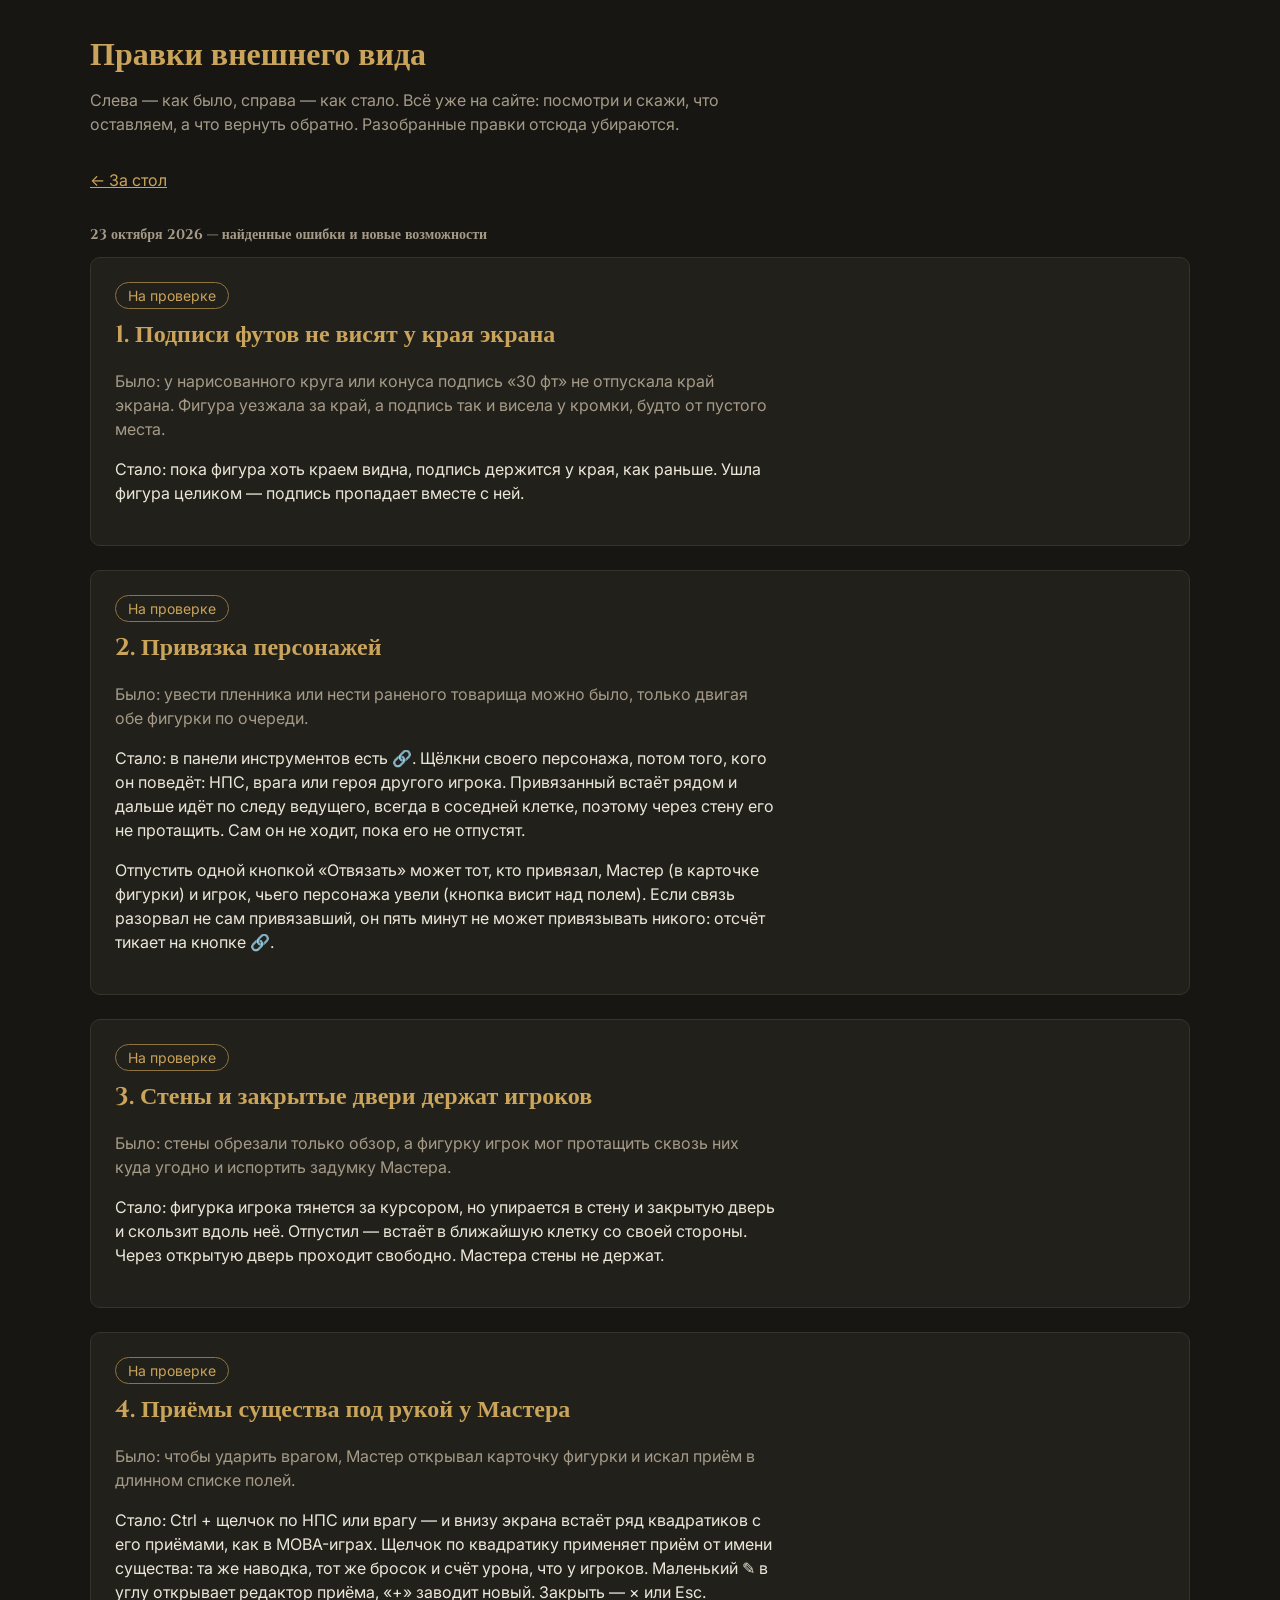
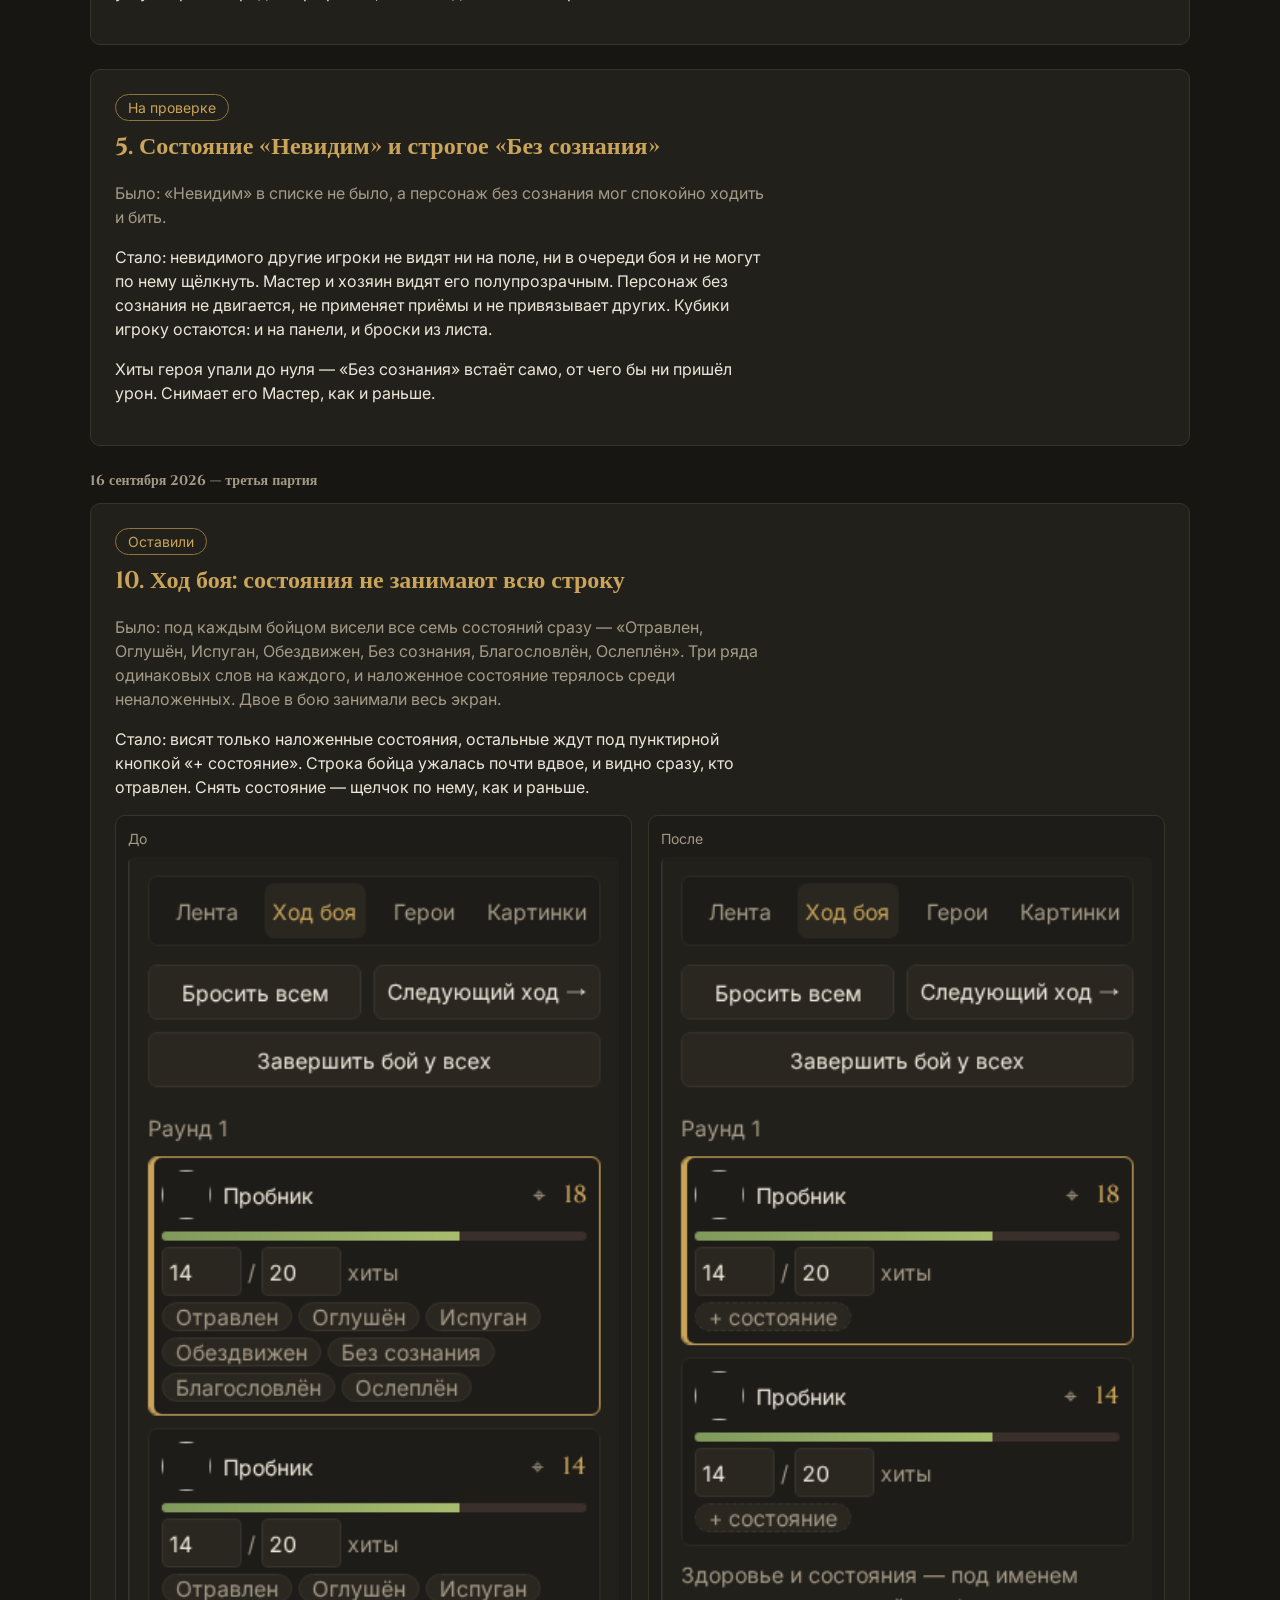
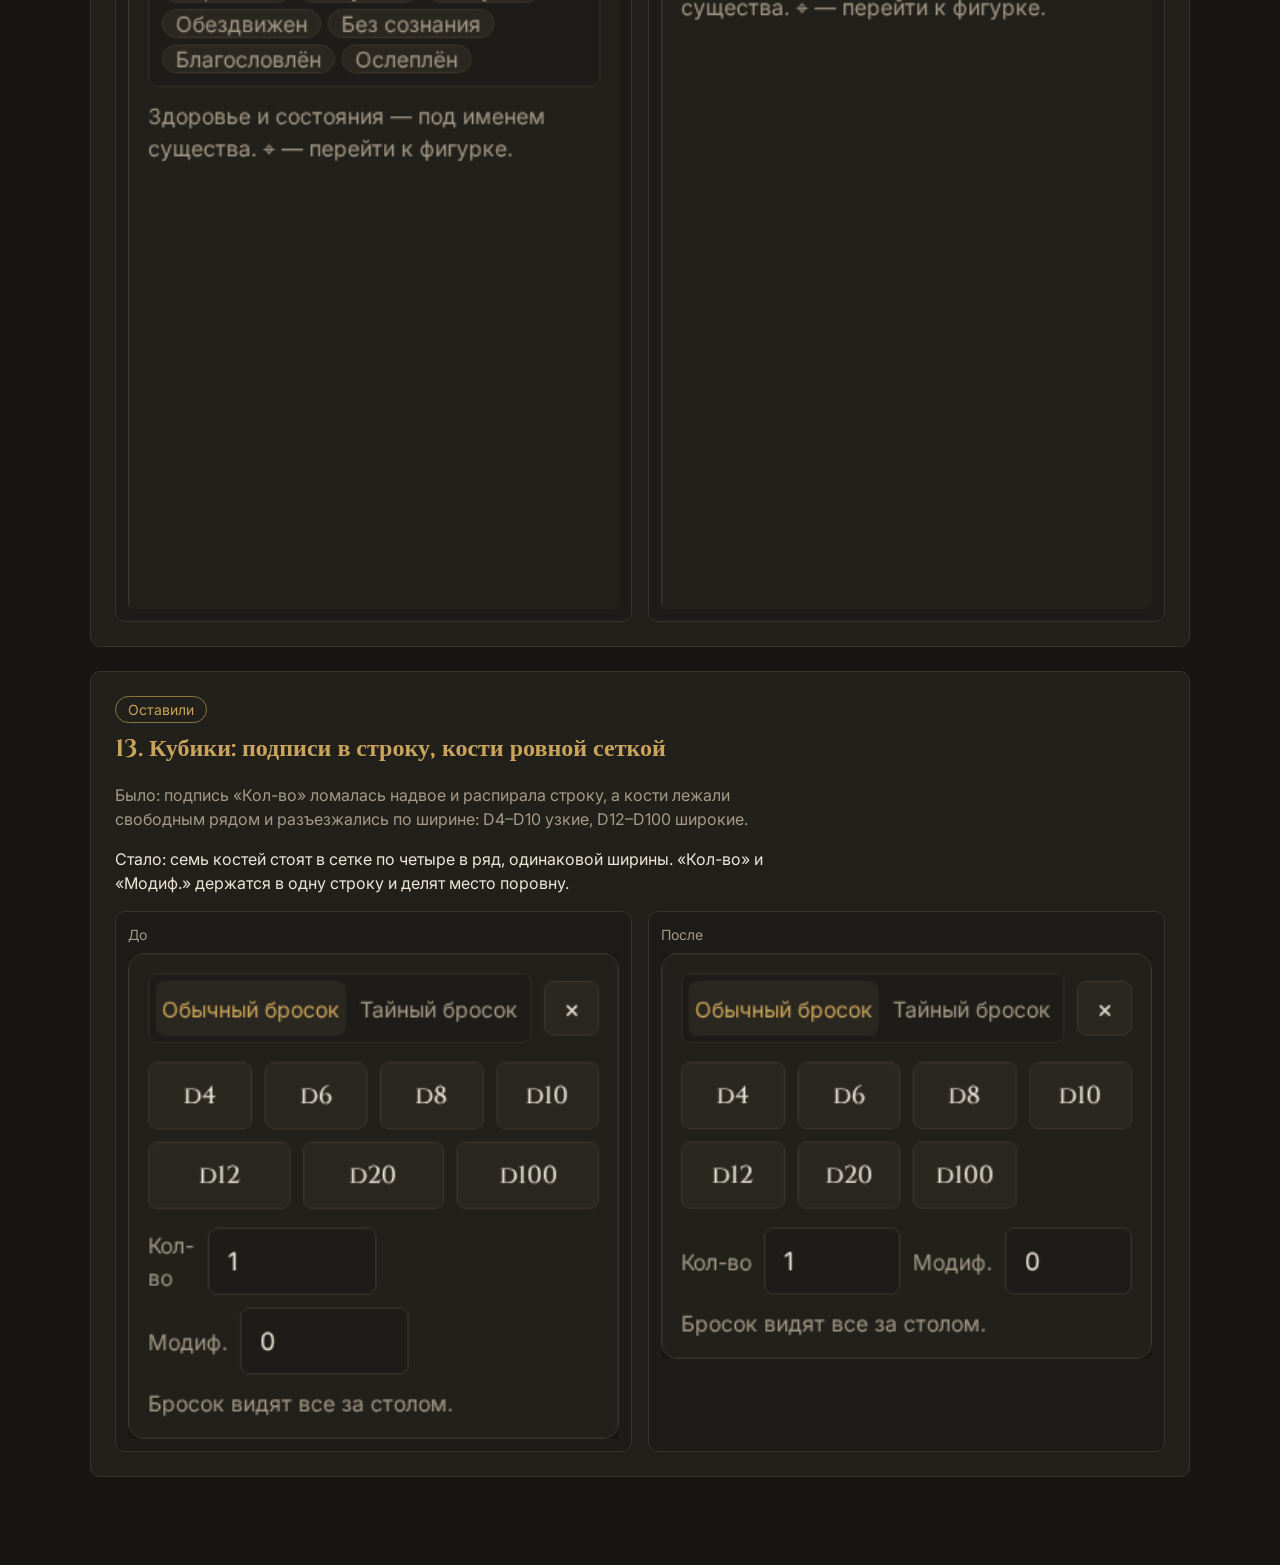
<file: pravki/index.html>
<!DOCTYPE html>
<html lang="ru">
<head>
<meta charset="utf-8">
<meta name="viewport" content="width=device-width, initial-scale=1">
<title>YourTable — правки внешнего вида</title>
<link rel="icon" href="../favicon.svg" type="image/svg+xml">
<link rel="preconnect" href="https://fonts.googleapis.com">
<link rel="preconnect" href="https://fonts.gstatic.com" crossorigin>
<link href="https://fonts.googleapis.com/css2?family=Cinzel:wght@500;600&family=Inter:wght@400;500;600&display=swap" rel="stylesheet">
<style>
  :root{
    --bg:#171613; --bg-2:#1e1c18; --panel:#22201b; --line:#38332b;
    --text:#ece6d9; --muted:#a49a87; --gold:#c9a45a;
    --s2:8px; --s3:12px; --s4:16px; --s6:24px; --s8:32px; --r:10px;
    --f-head:"Cinzel", Georgia, serif; --f-body:"Inter", system-ui, sans-serif;
  }
  *{box-sizing:border-box}
  body{
    margin:0; padding:var(--s8) var(--s4) 64px; background:var(--bg); color:var(--text);
    font-family:var(--f-body); font-size:16px; line-height:1.5;
  }
  .wrap{max-width:1100px; margin:0 auto}
  h1{font-family:var(--f-head); font-size:32px; color:var(--gold); margin:0 0 var(--s2)}
  h2{font-family:var(--f-head); font-size:24px; color:var(--gold); margin:0 0 var(--s3)}
  .lead{color:var(--muted); margin:0 0 var(--s8); max-width:66ch}
  .back{display:inline-block; margin-bottom:var(--s8); color:var(--gold)}
  .fix{border:1px solid var(--line); border-radius:var(--r); background:var(--panel); padding:var(--s6); margin-bottom:var(--s6)}
  .fix p{max-width:66ch}
  .fix .was{color:var(--muted)}
  .pair{display:grid; grid-template-columns:1fr 1fr; gap:var(--s4); margin-top:var(--s4)}
  .shot{background:var(--bg-2); border:1px solid var(--line); border-radius:var(--r); padding:var(--s3)}
  .shot span{display:block; font-size:14px; color:var(--muted); margin-bottom:var(--s2)}
  .shot img{display:block; width:100%; height:auto; border-radius:6px}
  .when{font-size:14px; color:var(--muted)}
  .verdict{display:inline-block; font-size:14px; border-radius:999px; padding:2px var(--s3); margin-bottom:var(--s2); color:var(--gold); border:1px solid #8d7440}
  @media (max-width:760px){ .pair{grid-template-columns:1fr} }
</style>
</head>
<body>
<div class="wrap">
  <h1>Правки внешнего вида</h1>
  <p class="lead">Слева — как было, справа — как стало. Всё уже на сайте: посмотри и скажи,
  что оставляем, а что вернуть обратно. Разобранные правки отсюда убираются.</p>
  <a class="back" href="../index.html">← За стол</a>

  <h2 class="when">23 октября 2026 — найденные ошибки и новые возможности</h2>

  <div class="fix">
    <span class="verdict">На проверке</span>
    <h2>1. Подписи футов не висят у края экрана</h2>
    <p class="was">Было: у нарисованного круга или конуса подпись «30 фт» не отпускала
    край экрана. Фигура уезжала за край, а подпись так и висела у кромки, будто
    от пустого места.</p>
    <p>Стало: пока фигура хоть краем видна, подпись держится у края, как раньше. Ушла
    фигура целиком — подпись пропадает вместе с ней.</p>
  </div>

  <div class="fix">
    <span class="verdict">На проверке</span>
    <h2>2. Привязка персонажей</h2>
    <p class="was">Было: увести пленника или нести раненого товарища можно было,
    только двигая обе фигурки по очереди.</p>
    <p>Стало: в панели инструментов есть 🔗. Щёлкни своего персонажа, потом того,
    кого он поведёт: НПС, врага или героя другого игрока. Привязанный встаёт рядом
    и дальше идёт по следу ведущего, всегда в соседней клетке, поэтому через
    стену его не протащить. Сам он не ходит, пока его не отпустят.</p>
    <p>Отпустить одной кнопкой «Отвязать» может тот, кто привязал, Мастер (в карточке
    фигурки) и игрок, чьего персонажа увели (кнопка висит над полем). Если связь
    разорвал не сам привязавший, он пять минут не может привязывать никого:
    отсчёт тикает на кнопке 🔗.</p>
  </div>

  <div class="fix">
    <span class="verdict">На проверке</span>
    <h2>3. Стены и закрытые двери держат игроков</h2>
    <p class="was">Было: стены обрезали только обзор, а фигурку игрок мог протащить
    сквозь них куда угодно и испортить задумку Мастера.</p>
    <p>Стало: фигурка игрока тянется за курсором, но упирается в стену и закрытую
    дверь и скользит вдоль неё. Отпустил — встаёт в ближайшую клетку со своей
    стороны. Через открытую дверь проходит свободно. Мастера стены не держат.</p>
  </div>

  <div class="fix">
    <span class="verdict">На проверке</span>
    <h2>4. Приёмы существа под рукой у Мастера</h2>
    <p class="was">Было: чтобы ударить врагом, Мастер открывал карточку фигурки и
    искал приём в длинном списке полей.</p>
    <p>Стало: Ctrl + щелчок по НПС или врагу — и внизу экрана встаёт ряд квадратиков
    с его приёмами, как в MOBA-играх. Щелчок по квадратику применяет приём от имени
    существа: та же наводка, тот же бросок и счёт урона, что у игроков. Маленький ✎
    в углу открывает редактор приёма, «+» заводит новый. Закрыть — × или Esc.</p>
  </div>

  <div class="fix">
    <span class="verdict">На проверке</span>
    <h2>5. Состояние «Невидим» и строгое «Без сознания»</h2>
    <p class="was">Было: «Невидим» в списке не было, а персонаж без сознания мог
    спокойно ходить и бить.</p>
    <p>Стало: невидимого другие игроки не видят ни на поле, ни в очереди боя и не
    могут по нему щёлкнуть. Мастер и хозяин видят его полупрозрачным. Персонаж без
    сознания не двигается, не применяет приёмы и не привязывает других. Кубики
    игроку остаются: и на панели, и броски из листа.</p>
    <p>Хиты героя упали до нуля — «Без сознания» встаёт само, от чего бы ни
    пришёл урон. Снимает его Мастер, как и раньше.</p>
  </div>

  <h2 class="when">16 сентября 2026 — третья партия</h2>

  <div class="fix">
    <span class="verdict">Оставили</span>
    <h2>10. Ход боя: состояния не занимают всю строку</h2>
    <p class="was">Было: под каждым бойцом висели все семь состояний сразу — «Отравлен,
    Оглушён, Испуган, Обездвижен, Без сознания, Благословлён, Ослеплён». Три ряда
    одинаковых слов на каждого, и наложенное состояние терялось среди неналоженных.
    Двое в бою занимали весь экран.</p>
    <p>Стало: висят только наложенные состояния, остальные ждут под пунктирной кнопкой
    «+ состояние». Строка бойца ужалась почти вдвое, и видно сразу, кто отравлен.
    Снять состояние — щелчок по нему, как и раньше.</p>
    <div class="pair">
      <div class="shot"><span>До</span><img src="img/init-do.png" alt="Ход боя до правки"></div>
      <div class="shot"><span>После</span><img src="img/init-posle.png" alt="Ход боя после правки"></div>
    </div>
  </div>

  <div class="fix">
    <span class="verdict">Оставили</span>
    <h2>13. Кубики: подписи в строку, кости ровной сеткой</h2>
    <p class="was">Было: подпись «Кол-во» ломалась надвое и распирала строку, а кости
    лежали свободным рядом и разъезжались по ширине: D4–D10 узкие, D12–D100 широкие.</p>
    <p>Стало: семь костей стоят в сетке по четыре в ряд, одинаковой ширины. «Кол-во»
    и «Модиф.» держатся в одну строку и делят место поровну.</p>
    <div class="pair">
      <div class="shot"><span>До</span><img src="img/dice-do.png" alt="Кубики до правки"></div>
      <div class="shot"><span>После</span><img src="img/dice-posle.png" alt="Кубики после правки"></div>
    </div>
  </div>
</div>
</body>
</html>
</file>
